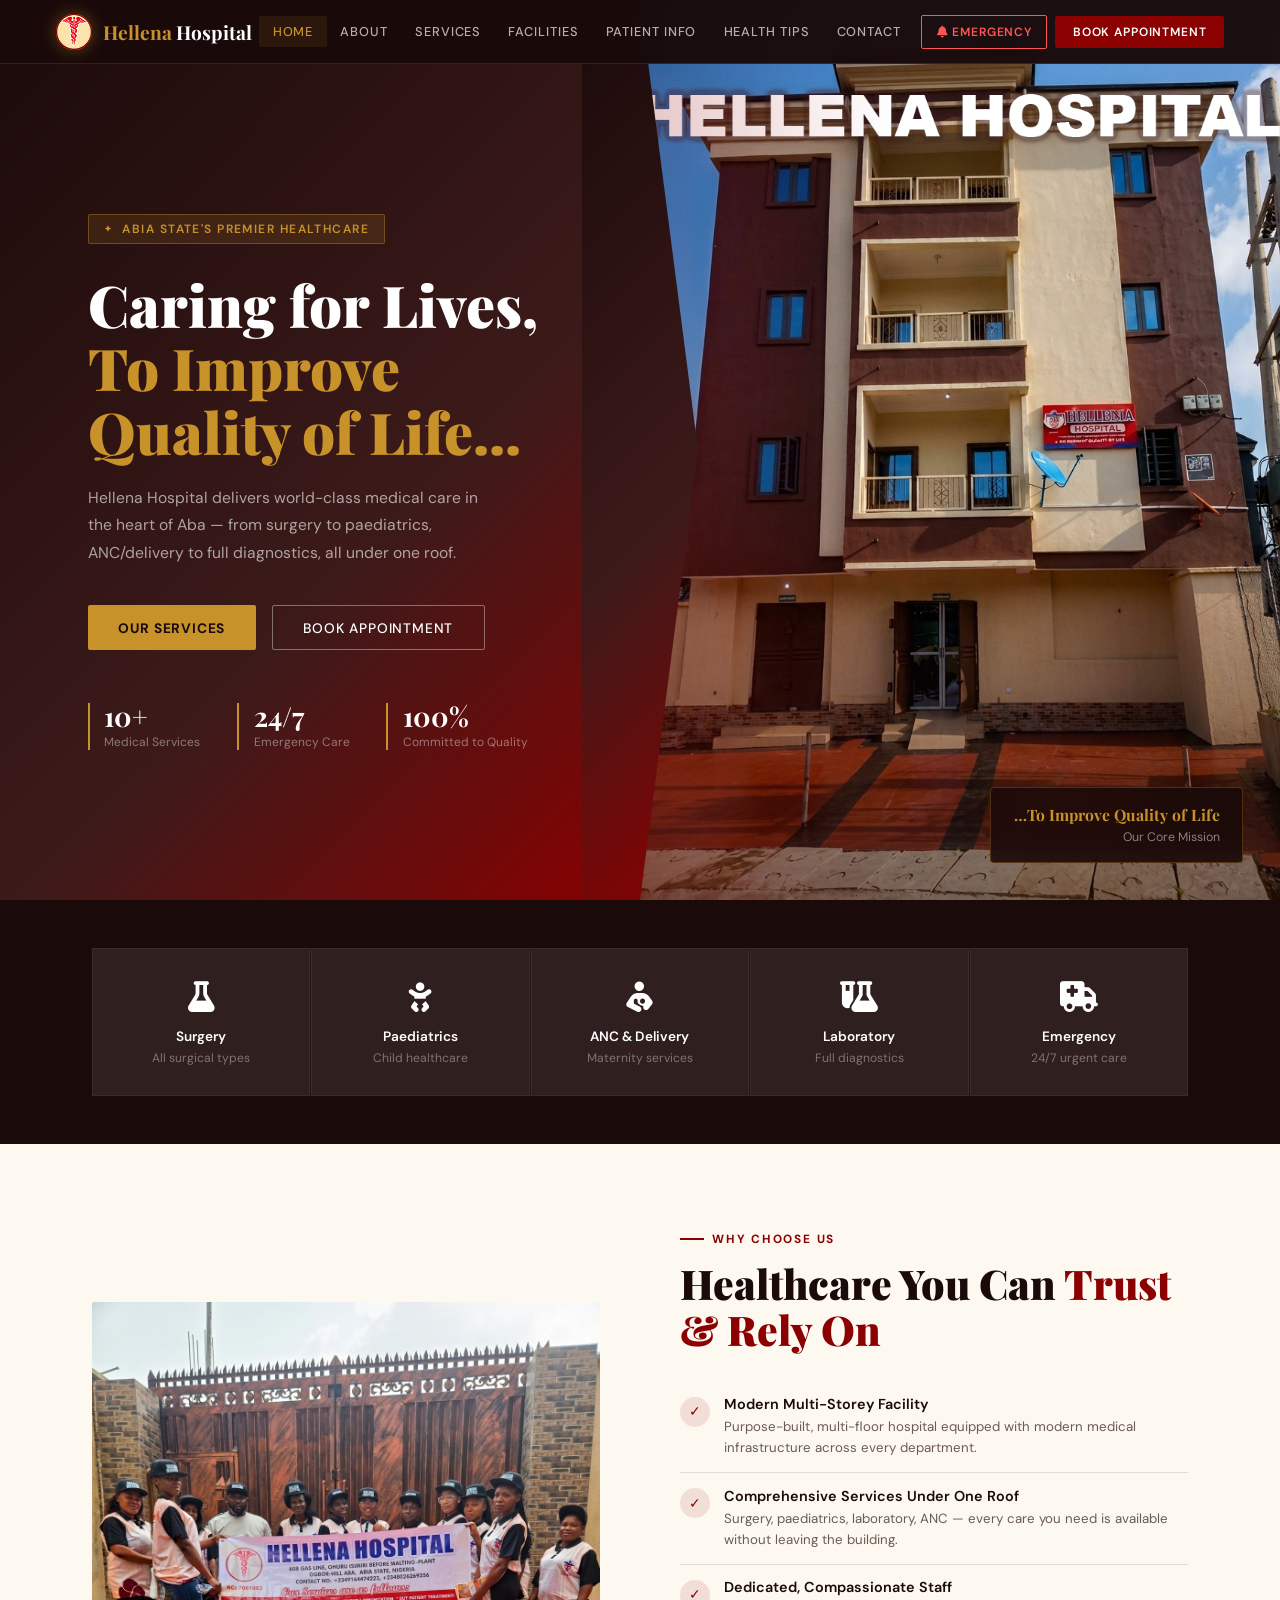
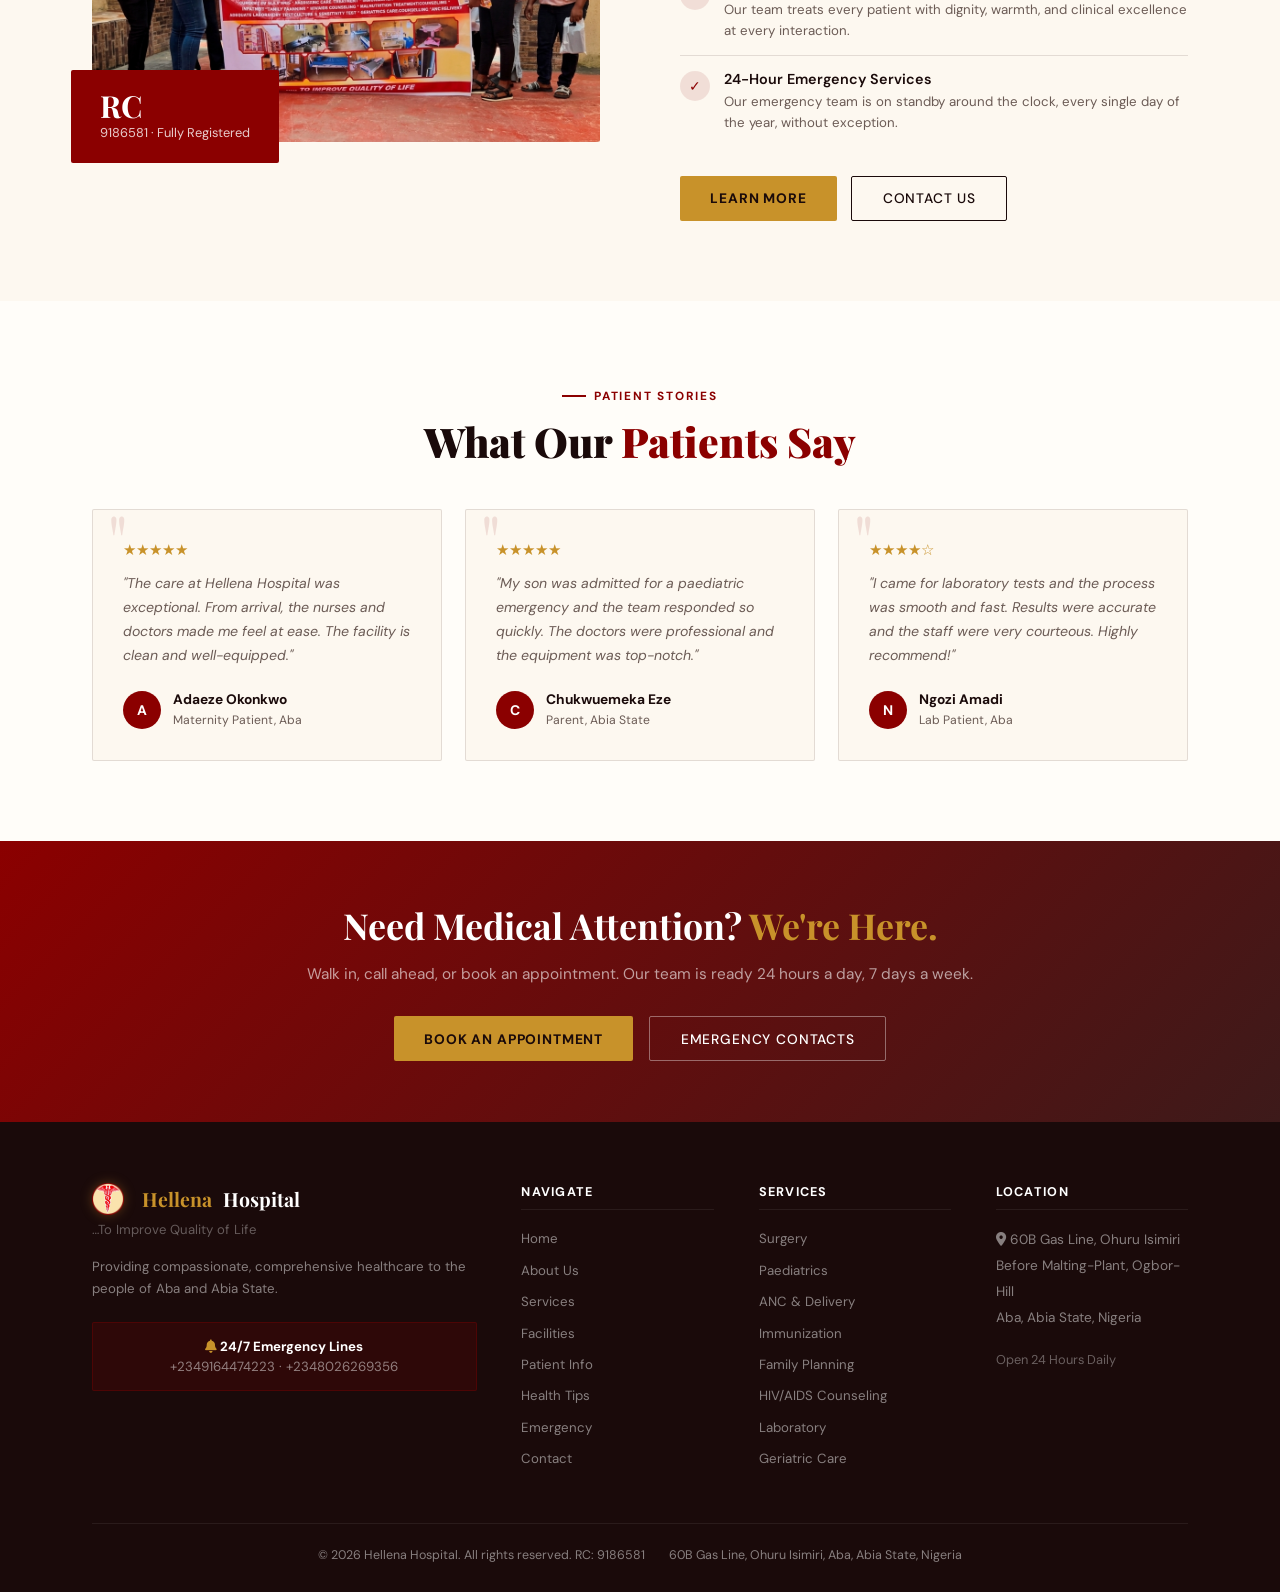
<file: index.html>
<!DOCTYPE html>
<html lang="en">
<head>
<meta charset="UTF-8">
<meta name="viewport" content="width=device-width, initial-scale=1.0">
<title>Hellena Hospital – To Improve Quality of Life</title>
<meta name="description" content="Hellena Hospital — Providing compassionate, comprehensive healthcare to the people of Aba and Abia State. Open 24 hours daily.">
<meta name="theme-color" content="#8B0000">

<!-- ── Standard Favicons ── -->
<link rel="icon" type="image/x-icon"    href="images/favicon.ico">
<link rel="icon" type="image/png" sizes="16x16"  href="images/favicon-16x16.png">
<link rel="icon" type="image/png" sizes="32x32"  href="images/favicon-32x32.png">
<link rel="icon" type="image/png" sizes="48x48"  href="images/favicon-48x48.png">

<!-- ── Apple / iOS ── -->
<link rel="apple-touch-icon" sizes="180x180" href="images/apple-touch-icon.png">

<!-- ── Android / PWA ── -->
<link rel="manifest" href="site.webmanifest">
<link rel="icon" type="image/png" sizes="192x192" href="images/android-chrome-192x192.png">
<link rel="icon" type="image/png" sizes="512x512" href="images/android-chrome-512x512.png">

<!-- ── Windows / Microsoft ── -->
<meta name="msapplication-TileColor"   content="#8B0000">
<meta name="msapplication-TileImage"   content="images/mstile-150x150.png">
<meta name="msapplication-config"      content="none">

<!-- ── Open Graph (social sharing) ── -->
<meta property="og:title"       content="Hellena Hospital – To Improve Quality of Life">
<meta property="og:description" content="Compassionate, comprehensive healthcare in Aba, Abia State. Open 24/7.">
<meta property="og:image"       content="images/android-chrome-512x512.png">
<meta property="og:type"        content="website">

<link href="https://fonts.googleapis.com/css2?family=Playfair+Display:ital,wght@0,400;0,700;0,900;1,400&family=DM+Sans:wght@300;400;500;600&display=swap" rel="stylesheet">
<link rel="stylesheet" href="https://cdnjs.cloudflare.com/ajax/libs/font-awesome/6.4.0/css/all.min.css">
<link rel="stylesheet" href="css/styles.css">
</head>
<body>

<!-- LOADING SCREEN -->
<div id="loading-screen" class="loading-screen">
  <div class="loading-content">
    <img src="images/logo.png" alt="Hellena Hospital" class="loading-logo">
  </div>
</div>

<!-- NAV -->
<nav>
  <!-- Logo -->
  <a class="nav-logo" onclick="showPage('home')" role="button" aria-label="Hellena Hospital home">
    <div class="nav-caduceus">
      <img src="images/logo.png" alt="" style="width:36px;height:36px;object-fit:contain;filter:drop-shadow(0 0 8px rgba(200,146,42,0.4));">
    </div>
    <span class="nav-logo-text"><em>Hellena</em> Hospital</span>
  </a>

  <!-- Drawer (desktop: horizontal bar | mobile ≤899px: slide-down) -->
  <div class="nav-menu-wrapper" id="nav-menu-wrapper" role="navigation" aria-label="Main navigation">
    <ul class="nav-links" id="nav-links">
      <li><a onclick="showPage('home')"       id="nav-home"       class="active">Home</a></li>
      <li><a onclick="showPage('about')"      id="nav-about">About</a></li>
      <li><a onclick="showPage('services')"   id="nav-services">Services</a></li>
      <li><a onclick="showPage('facilities')" id="nav-facilities">Facilities</a></li>
      <li><a onclick="showPage('patient')"    id="nav-patient">Patient Info</a></li>
      <li><a onclick="showPage('blog')"       id="nav-blog">Health Tips</a></li>
      <li><a onclick="showPage('contact')"    id="nav-contact">Contact</a></li>
      <!-- Mobile-only CTA row (hidden on desktop via CSS) -->
      <li class="mobile-actions">
        <button class="nav-emg" onclick="showPage('emergency')"><i class="fas fa-bell"></i> Emergency</button>
        <button class="nav-cta" onclick="showPage('contact')">Book Appointment</button>
      </li>
    </ul>
  </div>

  <!-- Desktop action buttons (hidden on mobile via CSS) -->
  <div id="desktop-actions">
    <button class="nav-emg" onclick="showPage('emergency')"><i class="fas fa-bell"></i> Emergency</button>
    <button class="nav-cta" onclick="showPage('contact')">Book Appointment</button>
  </div>

  <!-- Burger button — 3 animated bars → X (visible only ≤ 899px) -->
  <button
    class="nav-burger"
    id="nav-burger"
    aria-label="Toggle navigation menu"
    aria-expanded="false"
    aria-controls="nav-menu-wrapper"
  >
    <span class="bar"></span>
    <span class="bar"></span>
    <span class="bar"></span>
  </button>
</nav>

<!-- PAGES CONTAINER -->
<!-- Each page is included from the pages/ folder -->
<div id="pages-container">
  <!-- Pages will be loaded here -->
</div>

<!-- FOOTER -->
<footer>
  <div class="container">
    <div class="footer-cols">
      <div>
        <div class="fb-logo"><img src="images/logo.png" alt="Hellena Hospital Logo" style="width:32px;height:32px;object-fit:contain;vertical-align:middle;margin-right:8px;filter:drop-shadow(0 0 6px rgba(200,146,42,0.3)) drop-shadow(0 0 3px rgba(139,0,0,0.15));"><em>Hellena</em> Hospital</div>
        <div class="fb-tag">…To Improve Quality of Life</div>
        <p class="fb-about">Providing compassionate, comprehensive healthcare to the people of Aba and Abia State.</p>
        <div class="fb-emg"><strong><i class="fas fa-bell"></i> 24/7 Emergency Lines</strong>+2349164474223 · +2348026269356</div>
      </div>
      <div class="fc"><h5>Navigate</h5><ul><li><a onclick="showPage('home')">Home</a></li><li><a onclick="showPage('about')">About Us</a></li><li><a onclick="showPage('services')">Services</a></li><li><a onclick="showPage('facilities')">Facilities</a></li><li><a onclick="showPage('patient')">Patient Info</a></li><li><a onclick="showPage('blog')">Health Tips</a></li><li><a onclick="showPage('emergency')">Emergency</a></li><li><a onclick="showPage('contact')">Contact</a></li></ul></div>
      <div class="fc"><h5>Services</h5><ul><li><a onclick="showPage('services')">Surgery</a></li><li><a onclick="showPage('services')">Paediatrics</a></li><li><a onclick="showPage('services')">ANC & Delivery</a></li><li><a onclick="showPage('services')">Immunization</a></li><li><a onclick="showPage('services')">Family Planning</a></li><li><a onclick="showPage('services')">HIV/AIDS Counseling</a></li><li><a onclick="showPage('services')">Laboratory</a></li><li><a onclick="showPage('services')">Geriatric Care</a></li></ul></div>
      <div class="fc"><h5>Location</h5><div style="font-size:.85rem;line-height:1.9;margin-bottom:1.1rem;"><div><i class="fas fa-location-dot"></i> 60B Gas Line, Ohuru Isimiri</div><div>Before Malting-Plant, Ogbor-Hill</div><div>Aba, Abia State, Nigeria</div></div><div style="margin-top:.7rem;font-size:.8rem;line-height:1.9;color:rgba(255,255,255,0.35);"><div>Open 24 Hours Daily</div></div></div>
    </div>
    <div class="footer-bottom"><span>© 2026 Hellena Hospital. All rights reserved. RC: 9186581</span><span>60B Gas Line, Ohuru Isimiri, Aba, Abia State, Nigeria</span></div>
  </div>
</footer>

<!-- ── Back to Top Button ── -->
<button
  id="back-to-top"
  aria-label="Back to top"
  title="Back to top"
  onclick="scrollToTop()"
>
  <i class="fas fa-chevron-up"></i>
</button>

<script src="js/script.js"></script>
<script>
// Loading screen
function hideLoadingScreen() {
  const screen = document.getElementById('loading-screen');
  if (screen) {
    screen.style.opacity = '0';
    setTimeout(() => screen.style.display = 'none', 500);
  }
}

// Load all pages on document ready
document.addEventListener('DOMContentLoaded', async function() {
  const pages = ['home', 'about', 'services', 'facilities', 'patient', 'blog', 'emergency', 'contact'];
  const container = document.getElementById('pages-container');
  
  for (const page of pages) {
    try {
      const response = await fetch(`pages/${page}.html`);
      const html = await response.text();
      container.insertAdjacentHTML('beforeend', html);
    } catch (error) {
      console.error(`Failed to load page: ${page}`, error);
    }
  }
  
  // Show home page by default
  showPage('home');
  
  // Hide loading screen after all pages loaded
  hideLoadingScreen();
});
</script>

</body>
</html>
</file>
<file: css/styles.css>
/* ═══════════════════════════════════════════════
   HELLENA HOSPITAL — FULL RESPONSIVE STYLESHEET
   Breakpoints:
   • ≥1400px   — Large screens / wide desktop
   • 1024–1399 — Desktop / laptop
   •  900–1023 — Tablet landscape
   •  601– 899 — Tablet portrait  ← BURGER ON
   •  481– 600 — Mobile landscape ← BURGER ON
   •  321– 480 — Mobile portrait  ← BURGER ON
   •    ≤ 320  — Tiny (smartwatch/mini phone)
═══════════════════════════════════════════════ */

/* ── DESIGN TOKENS ── */
:root {
  --crimson: #8B0000;
  --crimson-light: #B22222;
  --gold: #C8922A;
  --cream: #FDF8F0;
  --warm-white: #FFFDF9;
  --deep: #1A0A0A;
  --muted: #6B5B55;
  --border: rgba(107,91,85,0.18);
  --nav-h: 64px;
  --nav-h-mob: 56px;
  --transition: all .25s ease;
}

/* ── RESET ── */
*,*::before,*::after{margin:0;padding:0;box-sizing:border-box}
html{scroll-behavior:smooth;font-size:16px}
body{font-family:'DM Sans',sans-serif;background:var(--warm-white);color:var(--deep);overflow-x:hidden;-webkit-text-size-adjust:100%}
img{max-width:100%;display:block}
button{cursor:pointer;font-family:inherit}

/* ── LOADING SCREEN ── */
.loading-screen{position:fixed;inset:0;background:linear-gradient(135deg,#1A0A0A 0%,#3D1A1A 60%,#8B0000 100%);display:flex;align-items:center;justify-content:center;z-index:9999;opacity:1;transition:opacity .5s ease}
.loading-content{text-align:center}
.loading-logo{width:120px;height:120px;animation:pulse 1.5s ease-in-out infinite;margin:0 auto}
@keyframes pulse{0%,100%{opacity:1;transform:scale(1)}50%{opacity:.7;transform:scale(1.05)}}

/* ── PAGE TRANSITIONS ── */
.page{display:none;animation:fadeIn .4s ease}
.page.active{display:block}
@keyframes fadeIn{from{opacity:0;transform:translateY(12px)}to{opacity:1;transform:translateY(0)}}
@keyframes fadeUp{from{opacity:0;transform:translateY(30px)}to{opacity:1;transform:translateY(0)}}

/* ════════════════════════════════════════════
   NAV — BASE (desktop > 900px)
════════════════════════════════════════════ */
nav{
  position:fixed;top:0;left:0;right:0;z-index:1000;
  height:var(--nav-h);
  display:flex;align-items:center;justify-content:space-between;
  padding:0 3.5rem;
  background:rgba(26,10,10,0.96);
  backdrop-filter:blur(14px);
  border-bottom:1px solid rgba(200,146,42,0.18);
}
.nav-logo{display:flex;align-items:center;gap:.7rem;cursor:pointer;text-decoration:none;flex-shrink:0}
.nav-caduceus{width:36px;height:36px;background:var(--gold);border-radius:50%;display:flex;align-items:center;justify-content:center}
.nav-logo-text{font-family:'Playfair Display',serif;color:#fff;font-size:1.2rem;font-weight:700;white-space:nowrap}
.nav-logo-text em{color:var(--gold);font-style:normal}
.nav-menu-wrapper{flex:1;display:flex;justify-content:center}
.nav-links{display:flex;gap:0;list-style:none}
.nav-links li{display:flex;align-items:center}
.nav-links li.mobile-actions{display:none}
.nav-links li a{color:rgba(255,255,255,0.68);text-decoration:none;font-size:.8rem;font-weight:500;letter-spacing:.07em;text-transform:uppercase;padding:.45rem .85rem;border-radius:2px;transition:var(--transition);cursor:pointer;display:block;white-space:nowrap}
.nav-links li a:hover,.nav-links li a.active{color:var(--gold)}
.nav-links li a.active{background:rgba(200,146,42,0.1)}
#desktop-actions{display:flex;gap:.5rem;align-items:center;flex-shrink:0}
.nav-emg{background:transparent;color:#ff5555;border:1px solid #ff5555;padding:.5rem .9rem;border-radius:2px;font-size:.75rem;font-weight:600;letter-spacing:.07em;text-transform:uppercase;transition:var(--transition);white-space:nowrap}
.nav-emg:hover{background:#ff5555;color:#fff}
.nav-cta{background:var(--crimson);color:#fff;border:none;padding:.5rem 1.1rem;border-radius:2px;font-size:.75rem;font-weight:600;letter-spacing:.07em;text-transform:uppercase;transition:background .25s;white-space:nowrap}
.nav-cta:hover{background:var(--crimson-light)}

/* Burger — hidden on desktop */
.nav-burger{
  display:none;
  background:none;border:none;color:#fff;
  width:42px;height:42px;border-radius:6px;
  flex-direction:column;align-items:center;justify-content:center;gap:5px;
  transition:background .2s;
  flex-shrink:0;
  -webkit-tap-highlight-color:transparent;
  padding:0;
}
.nav-burger:hover{background:rgba(255,255,255,0.08)}
/* Three-bar → X animation */
.nav-burger .bar{
  display:block;width:22px;height:2px;
  background:#fff;border-radius:2px;
  transition:transform .3s ease,opacity .2s ease,margin .3s ease;
}
.nav-burger.open .bar:nth-child(1){transform:translateY(7px) rotate(45deg)}
.nav-burger.open .bar:nth-child(2){opacity:0;transform:scaleX(0)}
.nav-burger.open .bar:nth-child(3){transform:translateY(-7px) rotate(-45deg)}

/* ════════════════════════════════════════════
   SHARED UTILITIES
════════════════════════════════════════════ */
.container{max-width:1160px;margin:0 auto;padding:0 2rem}
section{padding:5rem 0}
.section-label{display:inline-flex;align-items:center;gap:.5rem;color:var(--crimson);font-size:.74rem;font-weight:700;letter-spacing:.15em;text-transform:uppercase;margin-bottom:.85rem}
.section-label::before{content:'';width:24px;height:2px;background:var(--crimson)}
.section-label.gold{color:var(--gold)}
.section-label.gold::before{background:var(--gold)}
h2.section-title{font-family:'Playfair Display',serif;font-size:clamp(1.85rem,3.2vw,2.6rem);font-weight:900;line-height:1.13;color:var(--deep)}
h2.section-title span{color:var(--crimson)}
h2.section-title.light{color:#fff}
h2.section-title.light span{color:var(--gold)}
.btn-gold{background:var(--gold);color:var(--deep);padding:.8rem 1.9rem;border:none;border-radius:2px;font-family:'DM Sans',sans-serif;font-weight:700;font-size:.86rem;letter-spacing:.06em;text-transform:uppercase;cursor:pointer;transition:var(--transition);text-decoration:none;display:inline-block}
.btn-gold:hover{background:#dba228;transform:translateY(-2px)}
.btn-ol{background:transparent;color:#fff;padding:.8rem 1.9rem;border:1.5px solid rgba(255,255,255,0.38);border-radius:2px;font-family:'DM Sans',sans-serif;font-weight:500;font-size:.86rem;letter-spacing:.06em;text-transform:uppercase;cursor:pointer;transition:var(--transition);text-decoration:none;display:inline-block}
.btn-ol:hover{border-color:var(--gold);color:var(--gold)}
.btn-ol-dark{background:transparent;color:var(--deep);padding:.8rem 1.9rem;border:1.5px solid var(--deep);border-radius:2px;font-family:'DM Sans',sans-serif;font-weight:500;font-size:.86rem;letter-spacing:.06em;text-transform:uppercase;cursor:pointer;transition:var(--transition);display:inline-block}
.btn-ol-dark:hover{border-color:var(--crimson);color:var(--crimson)}
.page-banner{padding:8.5rem 0 3.8rem;background:linear-gradient(135deg,#1A0A0A 0%,#3D1A1A 60%,#8B0000 100%);position:relative;overflow:hidden}
.page-banner::after{content:'';position:absolute;inset:0;background:radial-gradient(ellipse at 80% 50%,rgba(200,146,42,0.07) 0%,transparent 70%)}
.page-banner .container{position:relative;z-index:1}
.page-banner .section-label{color:var(--gold)}
.page-banner .section-label::before{background:var(--gold)}
.page-banner h1{font-family:'Playfair Display',serif;font-size:clamp(2rem,3.8vw,3.2rem);font-weight:900;color:#fff;line-height:1.1;margin-bottom:.7rem}
.page-banner h1 span{color:var(--gold)}
.page-banner p{color:rgba(255,255,255,0.58);font-size:.97rem;max-width:510px;line-height:1.72}
.breadcrumb{display:flex;gap:.5rem;align-items:center;margin-bottom:1.4rem;flex-wrap:wrap}
.breadcrumb span{font-size:.78rem;color:rgba(255,255,255,0.38);letter-spacing:.06em}
.breadcrumb a{font-size:.72rem;color:rgba(255,255,255,0.38);text-decoration:none;cursor:pointer;transition:color .2s}
.breadcrumb a:hover{color:var(--gold)}
.breadcrumb span.active{color:var(--gold)}
.breadcrumb .sep{color:rgba(255,255,255,0.2)}
.form-group{display:flex;flex-direction:column;gap:.38rem;margin-bottom:.9rem}
.form-group label{font-size:.76rem;font-weight:600;color:var(--muted);text-transform:uppercase;letter-spacing:.07em}
.form-group input,.form-group select,.form-group textarea{border:1px solid var(--border);padding:.72rem 1rem;border-radius:2px;font-family:'DM Sans',sans-serif;font-size:.9rem;background:#fff;color:var(--deep);transition:border-color .25s;outline:none}
.form-group input:focus,.form-group select:focus,.form-group textarea:focus{border-color:var(--crimson)}
.form-group textarea{resize:vertical;min-height:95px}
.form-row{display:grid;grid-template-columns:1fr 1fr;gap:.9rem}
.form-submit{width:100%;background:var(--crimson);color:#fff;border:none;padding:.95rem;font-family:'DM Sans',sans-serif;font-weight:700;font-size:.86rem;letter-spacing:.08em;text-transform:uppercase;cursor:pointer;border-radius:2px;transition:background .25s}
.form-submit:hover{background:var(--crimson-light)}
.cta-banner{background:linear-gradient(135deg,#8B0000 0%,#3D1A1A 100%);padding:3.8rem 0;text-align:center}
.cta-banner h2{font-family:'Playfair Display',serif;font-size:clamp(1.7rem,2.8vw,2.4rem);color:#fff;margin-bottom:.9rem}
.cta-banner p{color:rgba(255,255,255,0.6);margin-bottom:2rem;font-size:.96rem}
.cta-btns{display:flex;gap:1rem;justify-content:center;flex-wrap:wrap}

/* ════════════════════════════════════════════
   HOME
════════════════════════════════════════════ */
.hero{min-height:100vh;display:grid;grid-template-columns:1fr 1fr;position:relative;overflow:hidden}
.hero-left{background:linear-gradient(135deg,#1A0A0A 0%,#3D1A1A 60%,#8B0000 100%);display:flex;flex-direction:column;justify-content:center;padding:10rem 4rem 6rem 5.5rem;position:relative;z-index:2}
.hero-left::after{content:'';position:absolute;right:-58px;top:0;bottom:0;width:116px;background:inherit;clip-path:polygon(0 0,50% 0,100% 50%,50% 100%,0 100%);z-index:3}
.hero-tag{display:inline-flex;align-items:center;gap:.55rem;background:rgba(200,146,42,0.14);border:1px solid rgba(200,146,42,0.38);color:var(--gold);font-size:.75rem;font-weight:600;letter-spacing:.12em;text-transform:uppercase;padding:.38rem .95rem;border-radius:2px;margin-bottom:1.8rem;width:fit-content;animation:fadeUp .8s ease both}
.hero-tag::before{content:'✦';font-size:.58rem}
.hero h1{font-family:'Playfair Display',serif;font-size:clamp(2.5rem,4.5vw,3.8rem);line-height:1.1;color:#fff;font-weight:900;margin-bottom:1.3rem;animation:fadeUp .8s .15s ease both}
.hero h1 span{color:var(--gold);display:block}
.hero-sub{color:rgba(255,255,255,0.6);font-size:.98rem;line-height:1.75;max-width:400px;margin-bottom:2.4rem;animation:fadeUp .8s .3s ease both}
.hero-btns{display:flex;gap:1rem;animation:fadeUp .8s .45s ease both;flex-wrap:wrap}
.hero-stats{display:flex;gap:2.3rem;margin-top:3.3rem;animation:fadeUp .8s .6s ease both;flex-wrap:wrap}
.stat{border-left:2px solid var(--gold);padding-left:.9rem}
.stat-num{font-family:'Playfair Display',serif;font-size:1.7rem;color:#fff;font-weight:700;line-height:1}
.stat-label{color:rgba(255,255,255,0.42);font-size:.75rem;margin-top:.22rem}
.hero-right{position:relative;overflow:hidden}
.hero-right img{width:100%;height:100%;object-fit:cover;object-position:center top}
.hero-right::before{content:'';position:absolute;inset:0;z-index:1;background:linear-gradient(to right,rgba(139,0,0,0.22) 0%,transparent 40%),linear-gradient(to top,rgba(26,10,10,0.52) 0%,transparent 40%)}
.hero-badge{position:absolute;bottom:2.3rem;right:2.3rem;z-index:2;background:rgba(26,10,10,0.88);backdrop-filter:blur(10px);border:1px solid rgba(200,146,42,0.28);padding:1rem 1.4rem;border-radius:4px;text-align:right}
.hero-badge strong{font-family:'Playfair Display',serif;font-size:.98rem;color:var(--gold);display:block}
.hero-badge span{color:rgba(255,255,255,0.48);font-size:.77rem}
.quick-strip{background:var(--deep);padding:3rem 0}
.qs-grid{display:grid;grid-template-columns:repeat(5,1fr);gap:1px;background:rgba(255,255,255,0.05)}
.qs-card{background:rgba(255,255,255,0.04);padding:1.8rem 1.3rem;text-align:center;border:1px solid rgba(255,255,255,0.05);cursor:pointer;transition:all .3s}
.qs-card:hover{background:rgba(139,0,0,0.2);border-color:rgba(139,0,0,0.4)}
.qs-icon{font-size:1.9rem;display:block;margin-bottom:.7rem;color:#fff}
.qs-card h4{color:#fff;font-size:.85rem;font-weight:600;margin-bottom:.3rem}
.qs-card p{color:rgba(255,255,255,0.38);font-size:.76rem}
.why{background:var(--cream)}
.why-grid{display:grid;grid-template-columns:1fr 1fr;gap:5rem;align-items:center}
.why-img{position:relative}
.why-img img{width:100%;height:440px;object-fit:cover;border-radius:2px}
.why-badge{position:absolute;bottom:-1.3rem;left:-1.3rem;background:var(--crimson);color:#fff;padding:1.3rem 1.8rem;border-radius:2px}
.why-badge strong{font-family:'Playfair Display',serif;font-size:1.9rem;display:block;line-height:1}
.why-badge span{font-size:.8rem;opacity:.8}
.why-points{margin-top:1.8rem}
.why-point{display:flex;gap:.9rem;align-items:flex-start;padding:.85rem 0;border-bottom:1px solid var(--border)}
.why-point:last-child{border-bottom:none}
.wcheck{width:30px;height:30px;background:rgba(139,0,0,0.1);border-radius:50%;display:flex;align-items:center;justify-content:center;color:var(--crimson);font-size:.85rem;flex-shrink:0;margin-top:.1rem}
.why-point h4{font-size:.9rem;font-weight:600;margin-bottom:.18rem}
.why-point p{color:var(--muted);font-size:.83rem;line-height:1.6}
.testimonials{background:var(--warm-white)}
.test-grid{display:grid;grid-template-columns:repeat(3,1fr);gap:1.4rem;margin-top:2.8rem}
.test-card{background:var(--cream);padding:1.9rem;border-radius:2px;border:1px solid var(--border);position:relative}
.test-card::before{content:'"';font-family:'Playfair Display',serif;font-size:4.5rem;color:var(--crimson);opacity:.1;position:absolute;top:-.4rem;left:.9rem;line-height:1}
.test-stars{color:var(--gold);font-size:.95rem;margin-bottom:.75rem}
.test-card p{color:var(--muted);font-size:.88rem;line-height:1.7;font-style:italic}
.test-author{display:flex;align-items:center;gap:.75rem;margin-top:1.4rem}
.test-av{width:38px;height:38px;border-radius:50%;background:var(--crimson);display:flex;align-items:center;justify-content:center;color:#fff;font-weight:700;font-size:.87rem}
.test-author strong{display:block;font-size:.86rem}
.test-author span{font-size:.76rem;color:var(--muted)}

/* ════════════════════════════════════════════
   ABOUT
════════════════════════════════════════════ */
.story-grid{display:grid;grid-template-columns:1fr 1fr;gap:4.5rem;align-items:start}
.story-imgs{display:grid;grid-template-columns:1fr 1fr;gap:.75rem}
.story-imgs img{width:100%;height:185px;object-fit:cover;border-radius:2px}
.story-imgs img:first-child{grid-column:1/-1;height:235px}
.story-text p{color:var(--muted);line-height:1.85;margin-bottom:1.1rem;font-size:.95rem}
.s-detail{display:flex;gap:.85rem;align-items:flex-start;margin-top:.75rem}
.s-ico{width:38px;height:38px;background:var(--crimson);border-radius:2px;display:flex;align-items:center;justify-content:center;font-size:1rem;flex-shrink:0;color:#fff}
.s-ico-text strong{display:block;font-size:.87rem;margin-bottom:.08rem}
.s-ico-text span{color:var(--muted);font-size:.82rem}
.values-grid{display:grid;grid-template-columns:repeat(3,1fr);gap:1.3rem;margin-top:2.8rem}
.value-card{padding:1.9rem;background:var(--warm-white);border-radius:2px;border:1px solid var(--border);text-align:center}
.value-icon{font-size:2.1rem;margin-bottom:.9rem;display:block;color:var(--crimson)}
.value-card h3{font-family:'Playfair Display',serif;font-size:1.05rem;margin-bottom:.55rem}
.value-card p{color:var(--muted);font-size:.85rem;line-height:1.62}
.team-grid{display:grid;grid-template-columns:repeat(4,1fr);gap:1.4rem;margin-top:2.8rem}
.team-card{background:rgba(255,255,255,0.05);border:1px solid rgba(255,255,255,0.07);border-radius:2px;overflow:hidden;transition:transform .3s}
.team-card:hover{transform:translateY(-4px)}
.team-img{height:210px;background:linear-gradient(135deg,#3D1A1A,#8B0000);display:flex;align-items:center;justify-content:center;font-size:3.8rem;color:#fff}
.team-info{padding:1.1rem 1.4rem}
.team-info h4{color:#fff;font-family:'Playfair Display',serif;font-size:.97rem;margin-bottom:.18rem}
.team-info span{color:var(--gold);font-size:.78rem;font-weight:500}
.team-info p{color:rgba(255,255,255,0.42);font-size:.78rem;margin-top:.35rem}

/* ════════════════════════════════════════════
   SERVICES
════════════════════════════════════════════ */
.srv-grid{display:grid;grid-template-columns:repeat(3,1fr);gap:1.4rem}
.srv-card{background:var(--warm-white);border:1px solid var(--border);border-radius:2px;overflow:hidden;transition:all .3s}
.srv-card:hover{border-color:var(--crimson);box-shadow:0 8px 28px rgba(139,0,0,0.09)}
.srv-top{background:linear-gradient(135deg,#1A0A0A,#3D1A1A);padding:1.9rem;position:relative;overflow:hidden}
.srv-top::after{content:'';position:absolute;right:-18px;bottom:-18px;width:90px;height:90px;border-radius:50%;background:rgba(200,146,42,0.07)}
.srv-top .srv-ico{font-size:2.6rem;display:block;margin-bottom:.45rem;color:#fff}
.srv-top h3{font-family:'Playfair Display',serif;color:#fff;font-size:1.1rem}
.srv-body{padding:1.4rem 1.9rem}
.srv-body p{color:var(--muted);font-size:.85rem;line-height:1.68;margin-bottom:.9rem}
.srv-features{list-style:none}
.srv-features li{font-size:.81rem;color:var(--deep);padding:.28rem 0;display:flex;align-items:center;gap:.45rem}
.srv-features li::before{content:'✓';color:var(--crimson);font-weight:700}
.process-grid{display:grid;grid-template-columns:repeat(4,1fr);gap:0;margin-top:2.8rem;position:relative}
.process-grid::before{content:'';position:absolute;top:1.9rem;left:12%;right:12%;height:2px;background:linear-gradient(to right,var(--crimson),var(--gold))}
.proc-step{text-align:center;padding:0 .9rem;position:relative}
.proc-num{width:60px;height:60px;border-radius:50%;background:var(--crimson);color:#fff;font-family:'Playfair Display',serif;font-size:1.4rem;font-weight:700;display:flex;align-items:center;justify-content:center;margin:0 auto 1.1rem;position:relative;z-index:1;border:3px solid var(--cream)}
.proc-step h4{font-size:.9rem;font-weight:700;margin-bottom:.45rem}
.proc-step p{color:var(--muted);font-size:.8rem;line-height:1.58}

/* ════════════════════════════════════════════
   FACILITIES
════════════════════════════════════════════ */
.fac-grid{display:grid;grid-template-columns:repeat(3,1fr);gap:1.1rem;margin-top:2.8rem}
.fac-item{position:relative;overflow:hidden;border-radius:2px;cursor:pointer}
.fac-item img{width:100%;height:230px;object-fit:cover;transition:transform .5s}
.fac-item:hover img{transform:scale(1.06)}
.fac-over{position:absolute;inset:0;background:linear-gradient(to top,rgba(26,10,10,0.82) 0%,transparent 55%);display:flex;flex-direction:column;justify-content:flex-end;padding:1.4rem;opacity:0;transition:opacity .3s}
.fac-item:hover .fac-over{opacity:1}
.fac-over h4{color:#fff;font-family:'Playfair Display',serif;font-size:.97rem}
.fac-over span{color:var(--gold);font-size:.78rem}
.fac-item:nth-child(1){grid-column:span 2}
.fac-item:nth-child(5){grid-column:span 2}
.equip-grid{display:grid;grid-template-columns:repeat(4,1fr);gap:1.1rem;margin-top:2.8rem}
.equip-card{background:var(--warm-white);border:1px solid var(--border);border-radius:2px;padding:1.7rem 1.4rem;text-align:center;transition:all .3s}
.equip-card:hover{border-color:var(--gold);background:var(--deep)}
.equip-card:hover .equip-title{color:#fff}
.equip-card:hover .equip-desc{color:rgba(255,255,255,0.52)}
.equip-icon{font-size:1.9rem;margin-bottom:.75rem;display:block;color:var(--crimson)}
.equip-card:hover .equip-icon{color:var(--gold)}
.equip-title{font-size:.88rem;font-weight:700;margin-bottom:.38rem;transition:color .3s}
.equip-desc{color:var(--muted);font-size:.8rem;line-height:1.5;transition:color .3s}

/* ════════════════════════════════════════════
   PATIENT INFO
════════════════════════════════════════════ */
.ptabs{display:flex;gap:0;border-bottom:2px solid var(--border);margin-bottom:2.8rem;flex-wrap:wrap}
.ptab{padding:.85rem 1.6rem;font-size:.82rem;font-weight:600;letter-spacing:.06em;text-transform:uppercase;cursor:pointer;border-bottom:2px solid transparent;margin-bottom:-2px;color:var(--muted);transition:all .25s;background:none;border-top:none;border-left:none;border-right:none;font-family:'DM Sans',sans-serif}
.ptab:hover{color:var(--crimson)}
.ptab.active{color:var(--crimson);border-bottom-color:var(--crimson)}
.ptab-content{display:none}
.ptab-content.active{display:block;animation:fadeIn .3s ease}
.acc{border:1px solid var(--border);border-radius:2px;overflow:hidden;margin-bottom:.9rem}
.acc-hd{display:flex;justify-content:space-between;align-items:center;padding:1.1rem 1.4rem;cursor:pointer;background:var(--cream);font-weight:600;font-size:.9rem;transition:background .2s}
.acc-hd:hover{background:#f4ece0}
.acc-icon{color:var(--crimson);font-size:1.2rem;transition:transform .3s;line-height:1}
.acc-hd.open .acc-icon{transform:rotate(45deg)}
.acc-bd{display:none;padding:1.4rem;border-top:1px solid var(--border);background:#fff}
.acc-bd.open{display:block;animation:fadeIn .25s ease}
.acc-bd p,.acc-bd li{color:var(--muted);font-size:.88rem;line-height:1.8}
.acc-bd ul{margin-left:1.4rem;margin-top:.45rem}
.acc-bd ul li{margin-bottom:.28rem}
.adm-steps{list-style:none}
.adm-step{display:flex;gap:1.4rem;margin-bottom:1.9rem;align-items:flex-start;padding-bottom:1.9rem;border-bottom:1px dashed var(--border)}
.adm-step:last-child{border-bottom:none}
.adm-n{width:46px;height:46px;border-radius:50%;background:var(--crimson);color:#fff;font-family:'Playfair Display',serif;font-size:1.25rem;font-weight:700;display:flex;align-items:center;justify-content:center;flex-shrink:0}
.adm-step h4{font-size:.92rem;font-weight:700;margin-bottom:.38rem}
.adm-step p{color:var(--muted);font-size:.86rem;line-height:1.7}
.rights-grid{display:grid;grid-template-columns:1fr 1fr;gap:1.3rem}
.right-card{padding:1.7rem;background:var(--cream);border-radius:2px;border-left:3px solid var(--crimson)}
.right-card h4{font-size:.9rem;font-weight:700;margin-bottom:.45rem}
.right-card p{color:var(--muted);font-size:.83rem;line-height:1.63}

/* ════════════════════════════════════════════
   BLOG
════════════════════════════════════════════ */
.blog-layout{display:grid;grid-template-columns:2fr 1fr;gap:3rem;margin-top:2.8rem}
.blog-grid{display:grid;grid-template-columns:1fr 1fr;gap:1.7rem}
.blog-card{background:var(--warm-white);border:1px solid var(--border);border-radius:2px;overflow:hidden;transition:transform .3s}
.blog-card:hover{transform:translateY(-4px)}
.blog-thumb{height:170px;display:flex;align-items:center;justify-content:center;font-size:2.9rem;color:var(--crimson)}
.t1{background:linear-gradient(135deg,#fde8e8,#fcd4d4)}
.t2{background:linear-gradient(135deg,#e8f5e9,#c8e6c9)}
.t3{background:linear-gradient(135deg,#e3f2fd,#bbdefb)}
.t4{background:linear-gradient(135deg,#fff3e0,#ffe0b2)}
.t5{background:linear-gradient(135deg,#fce4ec,#f8bbd9)}
.t6{background:linear-gradient(135deg,#f3e5f5,#e1bee7)}
.blog-body{padding:1.4rem}
.blog-cat{display:inline-block;background:rgba(139,0,0,0.1);color:var(--crimson);font-size:.7rem;font-weight:700;letter-spacing:.1em;text-transform:uppercase;padding:.22rem .65rem;border-radius:2px;margin-bottom:.75rem}
.blog-card h3{font-family:'Playfair Display',serif;font-size:.97rem;line-height:1.4;margin-bottom:.55rem}
.blog-card p{color:var(--muted);font-size:.83rem;line-height:1.62}
.blog-meta{display:flex;justify-content:space-between;align-items:center;margin-top:1.1rem;padding-top:.9rem;border-top:1px solid var(--border)}
.blog-meta span{font-size:.76rem;color:var(--muted)}
.blog-read{font-size:.76rem;font-weight:700;color:var(--crimson);cursor:pointer}
.sw{background:var(--cream);border-radius:2px;padding:1.7rem;margin-bottom:1.4rem}
.sw h4{font-family:'Playfair Display',serif;font-size:.97rem;margin-bottom:1.1rem;padding-bottom:.75rem;border-bottom:1px solid var(--border)}
.htip{display:flex;gap:.75rem;align-items:flex-start;padding:.65rem 0;border-bottom:1px solid var(--border)}
.htip:last-child{border-bottom:none}
.htip-ico{font-size:1.2rem;color:var(--crimson)}
.htip p{font-size:.81rem;color:var(--muted);line-height:1.5}

/* ════════════════════════════════════════════
   EMERGENCY
════════════════════════════════════════════ */
.emg-alert{background:linear-gradient(135deg,#3D0000,#8B0000);padding:3.5rem;border-radius:2px;margin-bottom:2.8rem;display:flex;justify-content:space-between;align-items:center;gap:2rem;border:2px solid rgba(255,85,85,0.28)}
.emg-alert-text h2{font-family:'Playfair Display',serif;font-size:clamp(1.5rem,2.8vw,2.2rem);color:#fff;margin-bottom:.75rem}
.emg-alert-text p{color:rgba(255,255,255,0.6);font-size:.93rem;line-height:1.6}
.emg-nums{display:flex;flex-direction:column;gap:.9rem;min-width:270px}
.emg-num{background:rgba(0,0,0,0.28);border:1px solid rgba(255,85,85,0.28);padding:1.1rem 1.7rem;border-radius:2px;text-align:center}
.emg-num strong{display:block;font-family:'Playfair Display',serif;font-size:1.55rem;color:#fff}
.emg-num span{color:rgba(255,255,255,0.5);font-size:.78rem}
.emg-cols{display:grid;grid-template-columns:1fr 1fr;gap:2.8rem}
.emg-cols h3{font-family:'Playfair Display',serif;font-size:1.25rem;margin-bottom:1.1rem}
.emg-list{list-style:none}
.emg-list li{padding:.9rem 1.1rem;background:var(--cream);margin-bottom:.55rem;border-radius:2px;border-left:3px solid var(--crimson);display:flex;align-items:flex-start;gap:.75rem;font-size:.88rem;line-height:1.55}
.emg-list li em{font-size:1.1rem;font-style:normal;color:var(--crimson)}
.emg-do li em{color:#2e7d32}
.emg-dont li em{color:#c62828}
.emg-do li{border-left-color:#2e7d32}
.emg-dont li{border-left-color:#c62828}
.fa-grid{display:grid;grid-template-columns:repeat(3,1fr);gap:1.1rem;margin-top:2.8rem}
.fa-card{padding:1.7rem;background:var(--cream);border-radius:2px;border:1px solid var(--border)}
.fa-card h4{font-size:.9rem;font-weight:700;margin-bottom:.75rem;display:flex;align-items:center;gap:.45rem;color:var(--deep)}
.fa-card h4 i{color:var(--crimson)}
.fa-card ol{margin-left:1.1rem}
.fa-card ol li{font-size:.81rem;color:var(--muted);line-height:1.6;margin-bottom:.28rem}

/* ════════════════════════════════════════════
   CONTACT
════════════════════════════════════════════ */
.contact-cols{display:grid;grid-template-columns:1fr 1fr;gap:3.8rem;align-items:start}
.ci-card{background:var(--deep);color:#fff;padding:2.8rem;border-radius:2px}
.ci-card h3{font-family:'Playfair Display',serif;font-size:1.35rem;color:var(--gold);margin-bottom:1.4rem}
.ci{display:flex;gap:.9rem;align-items:flex-start;padding:1.1rem 0;border-bottom:1px solid rgba(255,255,255,0.07)}
.ci:last-of-type{border-bottom:none}
.ci-ico{width:38px;height:38px;background:rgba(200,146,42,0.14);border-radius:50%;display:flex;align-items:center;justify-content:center;font-size:1rem;flex-shrink:0;color:var(--gold)}
.ci strong{display:block;font-size:.76rem;color:rgba(255,255,255,0.42);text-transform:uppercase;letter-spacing:.08em;margin-bottom:.18rem}
.ci span{font-size:.9rem;color:#fff}
.map-ph{margin-top:1.8rem;background:rgba(255,255,255,0.05);border:1px solid rgba(255,255,255,0.09);border-radius:2px;height:170px;display:flex;align-items:center;justify-content:center;color:rgba(255,255,255,0.28);font-size:.82rem;text-align:center;padding:1rem;line-height:1.7}
.appt-form{background:var(--cream);padding:2.8rem;border-radius:2px}
.appt-form h3{font-family:'Playfair Display',serif;font-size:1.45rem;margin-bottom:.45rem}
.appt-form>p{color:var(--muted);font-size:.86rem;margin-bottom:1.6rem}

/* ════════════════════════════════════════════
   FOOTER
════════════════════════════════════════════ */
footer{background:var(--deep);color:rgba(255,255,255,0.48);padding:3.8rem 0 1.8rem}
.footer-cols{display:grid;grid-template-columns:2fr 1fr 1fr 1fr;gap:2.8rem;margin-bottom:2.8rem}
.fb-logo{font-family:'Playfair Display',serif;color:#fff;font-size:1.22rem;font-weight:700;display:flex;align-items:center;gap:.65rem}
.fb-logo em{color:var(--gold);font-style:normal}
.fb-tag{color:rgba(255,255,255,0.33);font-size:.82rem;margin-top:.38rem;margin-bottom:1.1rem}
.fb-about{font-size:.83rem;line-height:1.7}
.fb-emg{background:rgba(139,0,0,0.18);border:1px solid rgba(139,0,0,0.35);border-radius:2px;padding:.95rem;margin-top:1.3rem;font-size:.83rem;text-align:center}
.fb-emg strong{color:#fff;display:block;margin-bottom:.2rem}
.fc h5{color:#fff;font-size:.79rem;font-weight:700;letter-spacing:.1em;text-transform:uppercase;margin-bottom:1.1rem;padding-bottom:.55rem;border-bottom:1px solid rgba(255,255,255,0.07)}
.fc ul{list-style:none}
.fc ul li{margin-bottom:.65rem}
.fc ul li a{color:rgba(255,255,255,0.48);text-decoration:none;font-size:.83rem;cursor:pointer;transition:color .2s}
.fc ul li a:hover{color:var(--gold)}
/* Icon colours */
i[class*="fas"]{transition:color .2s ease}
.hero-left i,.page-banner i,.team-img i,.srv-top i,.quick-strip i,.emg-alert i{color:#fff}
.value-card i,.equip-card i,.blog-card i,.right-card i{color:var(--crimson)}
.equip-card:hover i{color:var(--gold)}
.fa-card i,.acc-hd i{color:var(--crimson)}
.s-detail .s-ico i{color:#fff}
.htip-ico i{color:var(--crimson)}
.ci i,.fb-logo i,.fb-emg i{color:var(--gold)}
.footer-bottom{display:flex;justify-content:center;align-items:center;flex-wrap:wrap;gap:1.5rem;text-align:center;padding-top:1.4rem;border-top:1px solid rgba(255,255,255,0.07)}
.footer-bottom span{font-size:.78rem}


/* ═══════════════════════════════════════════
   RESPONSIVE BREAKPOINTS
═══════════════════════════════════════════ */

/* 1. Wide / Large desktop (≥ 1400px) */
@media (min-width:1400px){
  .container{max-width:1360px}
  nav{padding:0 5rem}
  .hero-left{padding:10rem 5rem 6rem 7rem}
  .footer-cols{gap:4rem}
}

/* 2. Tablet landscape (900–1023px) — full nav, tighter spacing */
@media (max-width:1023px) and (min-width:900px){
  nav{padding:0 2rem}
  .nav-links li a{padding:.4rem .6rem;font-size:.74rem}
  .nav-emg,.nav-cta{font-size:.7rem;padding:.42rem .75rem}
  .hero-left{padding:9rem 3rem 5rem 3.5rem}
  .equip-grid{grid-template-columns:repeat(2,1fr)}
  .footer-cols{grid-template-columns:1fr 1fr;gap:2rem}
  .qs-grid{grid-template-columns:repeat(5,1fr)}
}

/* ── BURGER THRESHOLD: ≤ 899px ──
   Tablet portrait, mobile landscape & portrait all get burger */
@media (max-width:899px){
  nav{height:var(--nav-h-mob);padding:0 1.2rem}
  .nav-logo-text{font-size:1.05rem}
  .nav-caduceus{width:30px;height:30px}

  /* Show burger */
  .nav-burger{display:flex !important}
  /* Hide desktop links + action buttons */
  #desktop-actions{display:none !important}

  /* ── Slide-down drawer ── */
  .nav-menu-wrapper{
    /* override desktop flex centering */
    flex:none;
    position:fixed;
    top:var(--nav-h-mob);
    left:0;right:0;
    background:rgba(15,4,4,0.98);
    backdrop-filter:blur(20px);
    /* closed state */
    max-height:0;
    overflow:hidden;
    transition:max-height .38s cubic-bezier(.4,0,.2,1), box-shadow .38s;
    border-bottom:2px solid rgba(200,146,42,0.2);
    box-shadow:none;
    z-index:999;
  }
  /* open state — toggled by JS adding .open class */
  .nav-menu-wrapper.open{
    max-height:calc(100svh - var(--nav-h-mob));
    overflow-y:auto;
    box-shadow:0 16px 50px rgba(0,0,0,0.6);
  }

  /* Links inside drawer */
  .nav-links{flex-direction:column;width:100%;padding:.4rem 0 1rem}
  .nav-links li{width:100%;border-bottom:1px solid rgba(200,146,42,0.07)}
  .nav-links li:last-child{border-bottom:none}
  .nav-links li a{
    padding:.95rem 1.5rem;font-size:.86rem;
    color:rgba(255,255,255,0.78);
    display:flex;align-items:center;gap:.55rem;
  }
  .nav-links li a:hover,.nav-links li a.active{
    color:var(--gold);background:rgba(200,146,42,0.06);
  }
  /* Show mobile CTA buttons inside drawer */
  .nav-links li.mobile-actions{
    display:flex !important;
    flex-direction:row;
    gap:.8rem;
    padding:.9rem 1.5rem;
    border:none;
  }
  .nav-links li.mobile-actions button{
    flex:1;padding:.8rem;border-radius:2px;
    font-size:.78rem;font-weight:700;
    letter-spacing:.07em;text-transform:uppercase;
  }

  /* Page layouts → 2 col */
  .hero{grid-template-columns:1fr}
  .hero-left{padding:calc(var(--nav-h-mob) + 3rem) 2rem 3.5rem}
  .hero-left::after{display:none}
  .hero-right{height:48vw;min-height:200px;max-height:360px}
  .qs-grid{grid-template-columns:repeat(3,1fr)}
  .srv-grid{grid-template-columns:1fr 1fr}
  .values-grid{grid-template-columns:1fr 1fr}
  .team-grid{grid-template-columns:1fr 1fr}
  .equip-grid{grid-template-columns:1fr 1fr}
  .fa-grid{grid-template-columns:1fr 1fr}
  .fac-grid{grid-template-columns:1fr 1fr}
  .fac-item:nth-child(1),.fac-item:nth-child(5){grid-column:span 1}
  .blog-layout{grid-template-columns:1fr}
  .blog-grid{grid-template-columns:1fr 1fr}
  .process-grid{grid-template-columns:1fr 1fr;gap:2rem}
  .process-grid::before{display:none}
  .story-grid{grid-template-columns:1fr;gap:2rem}
  .why-grid{grid-template-columns:1fr;gap:2.5rem}
  .why-img img{height:300px}
  .why-badge{bottom:-1rem;left:0}
  .rights-grid{grid-template-columns:1fr}
  .emg-alert{flex-direction:column;padding:2rem;gap:1.5rem}
  .emg-nums{min-width:auto;flex-direction:row}
  .emg-cols{grid-template-columns:1fr}
  .contact-cols{grid-template-columns:1fr;gap:2rem}
  .footer-cols{grid-template-columns:1fr 1fr;gap:2rem}
  .form-row{grid-template-columns:1fr}
  .test-grid{grid-template-columns:1fr 1fr}
  .container{padding:0 1.5rem}
  section{padding:4rem 0}
  h2.section-title{font-size:clamp(1.5rem,3.5vw,2.2rem)}
}

/* 4. Mobile landscape (481–600px) — phone rotated sideways */
@media (max-width:600px) and (min-width:481px){
  .hero{grid-template-columns:1fr 1fr;min-height:auto}
  .hero-left{padding:calc(var(--nav-h-mob) + 2rem) 1.5rem 2.5rem}
  .hero-left::after{display:block}
  .hero-right{height:100%;min-height:280px;max-height:none}
  .hero h1{font-size:clamp(1.7rem,4.5vw,2.2rem)}
  .hero-stats{margin-top:1.5rem;gap:1.2rem}
  .qs-grid{grid-template-columns:repeat(3,1fr)}
  .srv-grid{grid-template-columns:1fr}
  .fac-grid{grid-template-columns:1fr}
  .blog-grid{grid-template-columns:1fr}
  .test-grid{grid-template-columns:1fr 1fr}
  .footer-cols{grid-template-columns:1fr 1fr;gap:1.5rem}
  .container{padding:0 1.2rem}
  section{padding:2.8rem 0}
  .cta-banner{padding:2rem 0}
}

/* 5. Mobile portrait (≤ 480px) */
@media (max-width:480px){
  :root{--nav-h-mob:52px}
  nav{padding:0 1rem}
  .nav-logo-text{font-size:.95rem}
  .loading-logo{width:90px;height:90px}
  .container{padding:0 1rem}
  section{padding:3rem 0}
  .cta-banner{padding:2rem 0}

  .hero{grid-template-columns:1fr;min-height:80vh}
  .hero-left{padding:calc(var(--nav-h-mob) + 2.5rem) 1.1rem 2.5rem}
  .hero-left::after{display:none}
  .hero-right{height:52vw;min-height:180px;max-height:260px}
  .hero h1{font-size:clamp(1.75rem,6.5vw,2.4rem)}
  .hero-sub{font-size:.9rem}
  .hero-btns{flex-direction:column;gap:.7rem}
  .hero-btns .btn-gold,.hero-btns .btn-ol{width:100%;text-align:center}
  .hero-stats{flex-direction:column;gap:1.1rem}

  .qs-grid{grid-template-columns:1fr 1fr;gap:.5rem}
  .qs-card{padding:1.1rem .75rem}
  .qs-icon{font-size:1.5rem}
  .qs-card h4{font-size:.77rem}
  .qs-card p{display:none}

  .srv-grid{grid-template-columns:1fr}
  .values-grid{grid-template-columns:1fr}
  .team-grid{grid-template-columns:1fr 1fr}
  .team-img{height:150px;font-size:2.5rem}
  .equip-grid{grid-template-columns:1fr 1fr}
  .fa-grid{grid-template-columns:1fr}
  .fac-grid{grid-template-columns:1fr}
  .fac-item img{height:190px}
  .fac-item:nth-child(1),.fac-item:nth-child(5){grid-column:span 1}
  .blog-grid{grid-template-columns:1fr}
  .blog-layout{grid-template-columns:1fr}
  .test-grid{grid-template-columns:1fr}
  .rights-grid{grid-template-columns:1fr}
  .story-grid{grid-template-columns:1fr;gap:1.5rem}
  .story-imgs{grid-template-columns:1fr}
  .story-imgs img,.story-imgs img:first-child{height:200px}
  .why-grid{grid-template-columns:1fr;gap:2rem}
  .why-img img{height:240px}
  .why-badge{bottom:-.8rem;left:0;padding:.9rem 1.1rem}
  .why-badge strong{font-size:1.4rem}
  .process-grid{grid-template-columns:1fr;gap:1.5rem}
  .process-grid::before{display:none}
  .proc-num{width:48px;height:48px;font-size:1.1rem}
  .emg-alert{padding:1.5rem;flex-direction:column;gap:1.2rem}
  .emg-nums{flex-direction:column;min-width:auto}
  .emg-cols{grid-template-columns:1fr}
  .emg-list li{font-size:.82rem;padding:.7rem .8rem}
  .contact-cols{grid-template-columns:1fr;gap:1.5rem}
  .ci-card{padding:1.8rem 1.3rem}
  .appt-form{padding:1.8rem 1.3rem}
  .footer-cols{grid-template-columns:1fr;gap:1.8rem}
  .footer-bottom{flex-direction:column;gap:.6rem}
  .footer-bottom span{font-size:.7rem}
  .form-row{grid-template-columns:1fr}
  .ptab{padding:.7rem .9rem;font-size:.74rem}
  h2.section-title{font-size:clamp(1.3rem,5vw,1.8rem)}
  .page-banner{padding:calc(var(--nav-h-mob) + 2.5rem) 0 2rem}
  .page-banner h1{font-size:clamp(1.4rem,5.5vw,2rem)}
  .cta-btns{flex-direction:column;align-items:center;gap:.7rem}
  .cta-btns .btn-gold,.cta-btns .btn-ol{width:100%;max-width:280px;text-align:center}
}

/* 6. Tiny screens — smartwatch / mini phone (≤ 320px) */
@media (max-width:320px){
  :root{--nav-h-mob:48px}
  html{font-size:13px}
  nav{padding:0 .65rem}
  .nav-logo-text{font-size:.85rem}
  .nav-caduceus{width:24px;height:24px}
  .nav-burger{width:32px;height:32px}
  .container{padding:0 .7rem}
  section{padding:2rem 0}

  .hero{min-height:auto;grid-template-columns:1fr}
  .hero-left{padding:calc(var(--nav-h-mob) + 1.2rem) .7rem 2rem}
  .hero-right{display:none}
  .hero h1{font-size:1.3rem;line-height:1.25}
  .hero-sub{font-size:.8rem}
  .hero-tag{font-size:.6rem;padding:.28rem .55rem}
  .hero-btns{flex-direction:column;gap:.55rem}
  .hero-btns a,.hero-btns button{width:100%;text-align:center;padding:.65rem .9rem;font-size:.76rem}
  .hero-stats{gap:.75rem}
  .stat-num{font-size:1.25rem}
  .hero-badge{bottom:.8rem;right:.8rem;padding:.55rem .75rem}
  .hero-badge strong{font-size:.78rem}
  .hero-badge span{font-size:.62rem}

  .qs-grid{grid-template-columns:1fr}
  .qs-card{padding:.9rem .7rem}
  .qs-card p{display:none}

  .values-grid,.srv-grid,.equip-grid,.fa-grid,
  .team-grid,.fac-grid,.blog-grid,.test-grid,
  .rights-grid,.emg-cols,.contact-cols,.process-grid{grid-template-columns:1fr}
  .fac-item:nth-child(1),.fac-item:nth-child(5){grid-column:span 1}

  .footer-cols{grid-template-columns:1fr;gap:1.2rem}
  .fc:not(:first-child){display:none}
  .footer-bottom{flex-direction:column;gap:.4rem}
  .footer-bottom span:last-child{display:none}

  h2.section-title{font-size:1.1rem}
  .page-banner{padding:calc(var(--nav-h-mob) + 1.2rem) 0 1.5rem}
  .page-banner h1{font-size:1.1rem}
  .page-banner p{font-size:.78rem}
  .btn-gold,.btn-ol,.btn-ol-dark{padding:.6rem .9rem;font-size:.74rem}
  .cta-banner{padding:1.4rem 0}
  .cta-btns{flex-direction:column;gap:.55rem}
  .emg-alert{padding:.9rem}
  .emg-num strong{font-size:1rem}
  .ptab{padding:.5rem .65rem;font-size:.68rem}
  .test-card{padding:1.1rem}
  .ci-card,.appt-form{padding:1.1rem .9rem}
  .blog-body{padding:.9rem}
  .acc-hd{padding:.9rem 1rem;font-size:.82rem}
}

/* ── Landscape orientation for all phones ──
   Triggers when: width ≤ 900px AND height ≤ 480px AND landscape */
@media (max-height:480px) and (max-width:900px) and (orientation:landscape){
  :root{--nav-h-mob:46px}
  nav{padding:0 1rem}
  /* Drawer: scrollable, doesn't block full screen */
  .nav-menu-wrapper.open{
    max-height:calc(100svh - var(--nav-h-mob));
    overflow-y:auto;
  }
  .nav-links li a{padding:.7rem 1.4rem;font-size:.82rem}
  .nav-links li.mobile-actions{flex-direction:row}

  /* Side-by-side hero in landscape */
  .hero{grid-template-columns:1fr 1fr;min-height:auto}
  .hero-left{padding:calc(var(--nav-h-mob) + 1.2rem) 2rem 2rem}
  .hero-left::after{display:block}
  .hero-right{height:100%;min-height:250px;max-height:none}
  .hero h1{font-size:clamp(1.4rem,3.5vw,1.9rem)}
  .hero-stats{margin-top:1.2rem;gap:1rem}

  /* Compact sections */
  section{padding:2.2rem 0}
  .page-banner{padding:calc(var(--nav-h-mob) + 1rem) 0 1.5rem}
  .qs-grid{grid-template-columns:repeat(5,1fr)}
  .cta-banner{padding:1.8rem 0}
}

/* ════════════════════════════════════════════
   BACK TO TOP BUTTON
════════════════════════════════════════════ */
#back-to-top {
  position: fixed;
  bottom: 2rem;
  right: 2rem;
  z-index: 900;

  width: 48px;
  height: 48px;
  border-radius: 50%;
  border: none;
  cursor: pointer;

  /* Brand colours */
  background: var(--crimson);
  color: #fff;
  font-size: 1.05rem;

  display: flex;
  align-items: center;
  justify-content: center;

  /* Hidden by default — JS adds .visible */
  opacity: 0;
  visibility: hidden;
  transform: translateY(12px);
  transition: opacity .3s ease, visibility .3s ease, transform .3s ease, background .2s;

  box-shadow: 0 4px 18px rgba(139,0,0,0.38);
  -webkit-tap-highlight-color: transparent;
}

/* Gold ring on hover */
#back-to-top::after {
  content: '';
  position: absolute;
  inset: -3px;
  border-radius: 50%;
  border: 2px solid transparent;
  transition: border-color .25s;
}
#back-to-top:hover {
  background: var(--crimson-light);
  transform: translateY(-3px) !important;
}
#back-to-top:hover::after {
  border-color: var(--gold);
}
#back-to-top:active {
  transform: translateY(0) scale(.95) !important;
}

/* Shown state */
#back-to-top.visible {
  opacity: 1;
  visibility: visible;
  transform: translateY(0);
}

/* Smaller on mobile so it doesn't crowd the screen */
@media (max-width: 480px) {
  #back-to-top {
    width: 42px;
    height: 42px;
    bottom: 1.4rem;
    right: 1.2rem;
    font-size: .95rem;
  }
}
@media (max-width: 320px) {
  #back-to-top {
    width: 36px;
    height: 36px;
    bottom: 1rem;
    right: .9rem;
    font-size: .85rem;
  }
}
</file>
